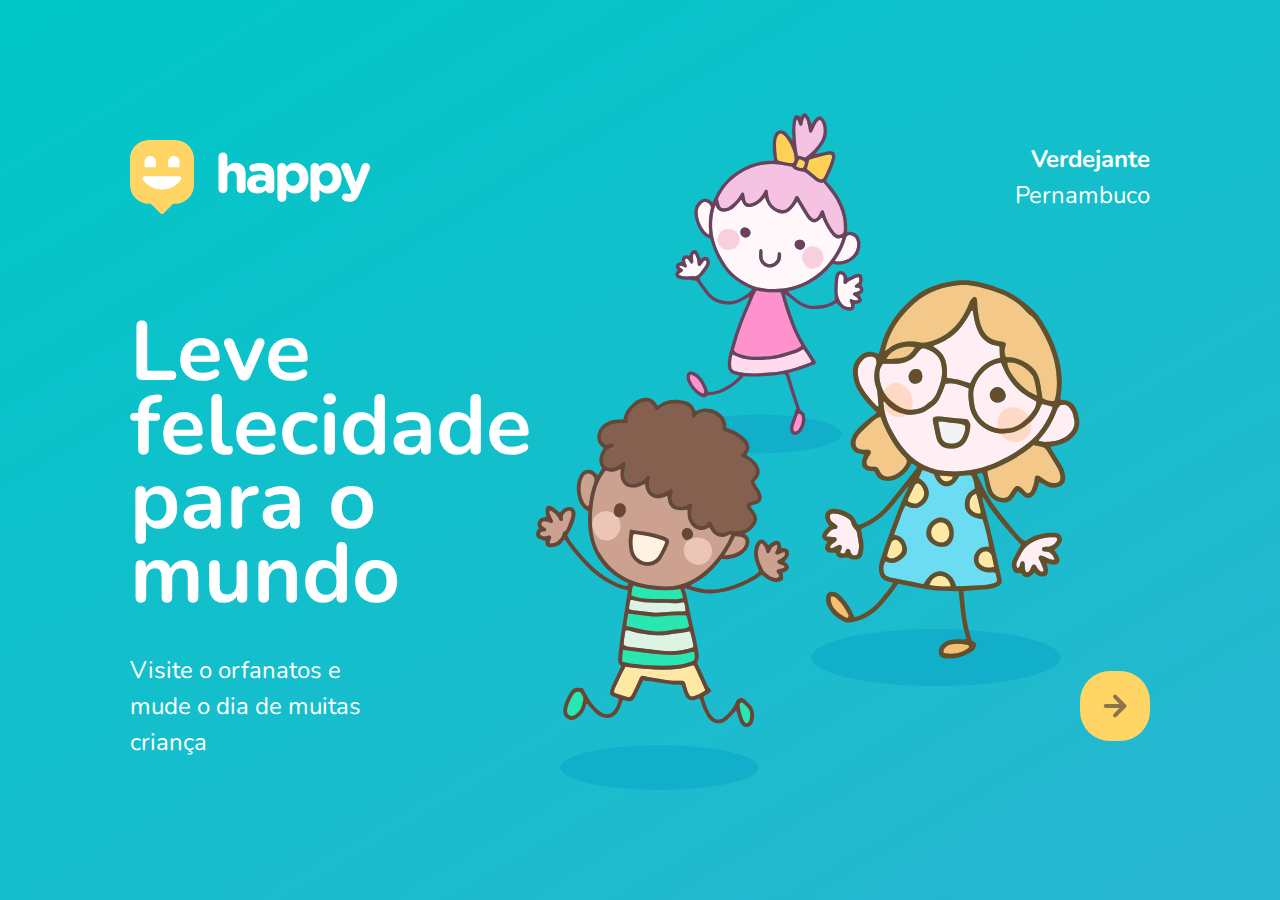
<file: index.html>
<!DOCTYPE html>
<html lang="pt_BR">
  <head>
    <meta charset="UTF-8" />
    <meta name="viewport" content="width=device-width, initial-scale=1.0" />
    <title>Happy</title>

    <link rel="icon" href="./public/images/logoicon.png" />

    <link rel="stylesheet" href="./public/css/main.css" />
    <link rel="stylesheet" href="./public/css/page-landing.css" />
    <link rel="stylesheet" href="./public/css/animation.css" />

    <link href="https://fonts.googleapis.com/css2?family=Nunito:wght@400;600;800&display=swap" rel="stylesheet">
  </head>
  <body>
    <div id="page-landing">
      <div id="container">
        <header>
          <img
            class="animation-up"
            id="logo"
            src="./public/images/logo.svg"
            alt="Logomarcar de Happy"
          />

          <div class="location animation-up">
            <strong>Verdejante</strong>
            <p>Pernambuco</p>
          </div>
        </header>

        <main>
          <h1 class="animation-up main">Leve felecidade para o mundo</h1>
          
          <section class="visit">
            <p class="animation-up">Visite o orfanatos e mude o dia de muitas criança</p>

            <a href="orphanages.html" title="Visite orfanatos"  class="animation-up">
              <img src="./public/images/arrow.svg" alt="Ir para o mapa" />
            </a>
          </section>
        </main>
      </div>
    </div>
  </body>
</html>
</file>
<file: public/css/main.css>
:root {
  font-size: 62.5%;
}

* {
  margin: 0;
  padding: 0;
  box-sizing: border-box;
}

body {
  height: 100vh;
  color: white;
  background: #ebf2f5 
}

body,
input,
button,
textarea {
  font-size: 1.8rem;
  font-family: "Nunito", sans-serif;
  line-height: 1;
  font-weight: 400;
}
</file>
<file: public/css/page-landing.css>
#page-landing {
  background: linear-gradient(329.54deg, #29b6d1 0%, #00c7c7 100%);
  min-height: 100vh;
  text-align: center;
  display: flex;
}

#container {
  margin: auto;
  width: min(90%, 112rem);
}

#logo {
  animation-delay: 50ms;
}

.location {
  animation-delay: 100ms;
}

.location,
.h1,
.visit p {
  height: 16vh;
}

.main {
  animation-delay: 150ms;
  font-size: clamp(4rem, 8vw, 8.4rem);
}
.visit p {
  animation-delay: 250ms;
}

.visit a {
  animation-delay: 300ms;
}

.visit a {
  width: 7rem;
  height: 7rem;
  background: #ffd666;
  border: none;
  border-radius: 3rem;
  display: flex;
  align-items: center;
  justify-content: center;
  margin: auto;
  transition: background 200ms;
}

.visit a:hover {
  background: #96feff;
}

/* descktop version */

@media (min-width: 760px) {
  /* when the resolution be at least 760px use this property */

  #container {
    /* shorthand background: image repeat position / size */
    padding: 5rem;
    background: url("../images/bg.svg") no-repeat 80% /
      clamp(30rem, 54vw, 56rem);
    
  }

  header {
    display: flex;
    align-items: center;
    justify-content: space-between;
  }

  .location,
  h1,
  .visit p {
    height: initial;
    text-align: initial;
    justify-content: space-between;
  }

  .location {
    text-align: right;
    font-size: 2.4rem;
    line-height: 1.5;
  }

  main h1 {
    font-weight: bold;
    line-height: 0.88;
    margin: clamp(10%, 9vh, 12%) 0 4rem;
    width: min(300px, 80%);
  }
  .visit {
    display: flex;
    align-items: center;
    justify-content: space-between;
  }
  .visit p {
    line-height: 1.5;
    width: clamp(20rem, 20vw, 30rem);
    font-size: 2.4rem;
  }

  .visit a {
    margin: initial;
  }
}
</file>
<file: public/css/animation.css>
/* animations */

@keyframes up {
  from {
    opacity: 0;
    transform: translateY(16px);
  }

  to {
    opacity: 1;
    transform: translateY(0);
  }
}

.animation-up {
  animation-name: up;
  animation-duration: 300ms;
  animation-fill-mode: backwards;
}

/* aside */
@keyframes right {
  from {
    transform: translateX(-100%);
  }

  to {
    transform: translateX(0);
  }
}

.animate-right {
  animation-name: right;
  animation-duration: 300ms;
  animation-fill-mode: backwards;
}

@keyframes appear {
  from {
    opacity: 0;
  }
  to {
    opacity: 1;
  }
}

.animate-appear {
  animation-name: appear;
  animation-duration: 300;
}
</file>
